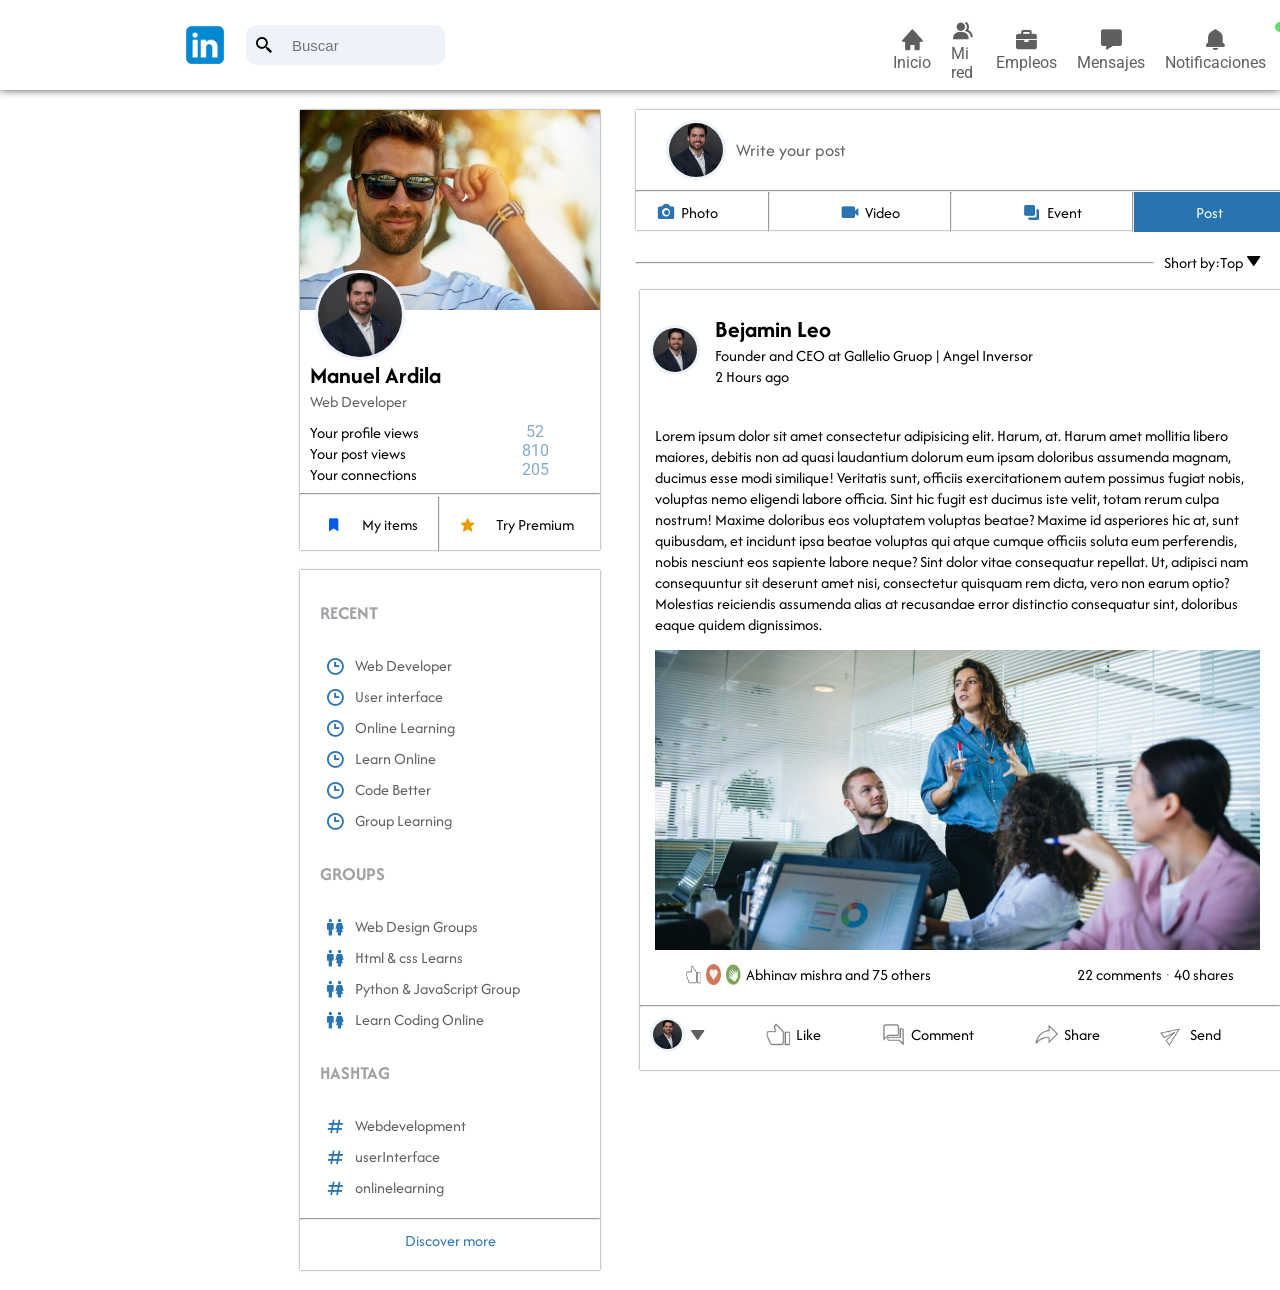
<file: index.html>
<!DOCTYPE html>
<html lang="es">
<head>
    <meta charset="UTF-8">
    <meta name="viewport" content="width=device-width, initial-scale=1.0">
    <title>Linkedin</title>
    <link rel="stylesheet" href="css/estilos.css">
    <link rel="icon" href="img/linkedin.png">
    <link href='https://unpkg.com/boxicons@2.1.4/css/boxicons.min.css' rel='stylesheet'>
</head>
<body>
    <div class="pagina">
     <!-- Header -->
     <header class="header">
       <div class="header__container">
        <div class="search">
                    <img class="search__img" src="img/linkedin.png">
             <form class="search__busqueda">
                   <i class='search__icono bx bx-search-alt-2'></i>
                    <input class="search__barraBusqueda"  type="text" placeholder="Buscar">
             </form> 

        </div>
        
        <nav class="navigation">
            <ul class="navigation__list">
            <li class="navigation__item"><a class="navigation__link" ><i class='navigation__icono bx bxs-home'></i> <span class="navigation__titulos">Inicio</span></a></li>
            <li class="navigation__item"><a class="navigation__link" ><i class='navigation__icono bx bxs-group'></i><span class="navigation__titulos">Mi red</span></a></li>
            <li class="navigation__item"><a class="navigation__link" ><i class='navigation__icono bx bxs-briefcase' ></i><span class="navigation__titulos">Empleos</span></a></li>
            <li class="navigation__item"><a class="navigation__link" ><i class='navigation__icono bx bxs-message' ></i><span class="navigation__titulos">Mensajes</span></a></li>
            <li class="navigation__item"><a class="navigation__link" ><i class='navigation__icono bx bxs-bell' ></i><span class="navigation__titulos">Notificaciones</span></a></li>
            </ul>
            
            <div class="navigation__profile">
                <label for="check">
                    <img class="navigation__img" src="img/foto_perfilBarbas.jpg">
                </label>
            
                <div class="navigation__online"></div>
                
            </div>
            
            <input class="checkboxClass" type="checkbox" id="check">
            <div class="profile">
                <div class="cuenta">
                    <img class="cuenta__fotoPerfil" src="img/imagenCircularPerfil.webp">
                    <div>
                        <h2 class="cuenta__nombre">Manuel Ardila</h2>
                        <a class="cuenta__link" href="perfil.html">See your profile</a>
                    </div>
                </div>
            
                <hr class="profile__space">



            


                <div class="settings">
                    <img  class="settings__imagen"  src="img/feedback.png">
                    <p class="settings__texto">Give Feebdback</p>
                    <span class="settings__icono">></span>
                </div>

                <div class="settings">
                    <img  class="settings__imagen"  src="img/setting.png">
                    <p class="settings__texto">Settings & Privacy</p>
                    <span class="settings__icono">></span>
                </div>

                <div class="settings">
                    <img  class="settings__imagen"  src="img/help.png">
                    <p class="settings__texto">Help & Support</p>
                    <span class="settings__icono">></span>
                </div>

                <div class="settings">
                    <img  class="settings__imagen"  src="img/display.png">
                    <p class="settings__texto">Display & Accesibility</p>
                    <span class="settings__icono">></span>
                </div>
                
                <div class="settings">
                    <img  class="settings__imagen"  src="img/logout.png">
                    <p class="settings__texto">Logout</p>
                    <span class="settings__icono">></span>
                </div>

            </div>
        </nav>

    </div>


     
     </header>


    


     <!-- Sidebar Left-->
     <aside class="sidebarLeft">

        <div class="sidebarLeft__containerProfile">
            <div class="fondo">
                <img class="fondo__imagen" src="img/fondo_perfil.jpeg">
                <img class="fondo__imagenSuperior" src="img/imagenCircularPerfil.webp">
                <div class="fondo__principal">
                
                <h1 class="fondo__nombre">Manuel Ardila</h1>
                <p class="fondo__cargo">Web Developer</p>

            </div>
            <div class="containerInfo">
            <div class="history">
                <p class="history__textos">Your profile views</p>
                <p class="history__textos">Your post views</p>
                <p class="history__textos">Your connections</p>
            </div>

            <div class="conteo">
                <p class="conteo__numeros">52</p>
                <p class="conteo__numeros">810</p>
                <p class="conteo__numeros">205</p>
            </div>

        </div>  
        <br>
        <hr>
            <div class="buttons">
                
                <i class='buttons__iconItem  bx bxs-bookmark-star'></i>
                <p class="buttons__texto">My items</p>
                <hr class="buttons__space">
                <i class='buttons__iconStart  bx bxs-star'></i>
                <p class="buttons__texto">Try Premium</p>
            </div>
             

            </div>
            
        </div>

        <div class="sidebarLeft__containerInfo">

           <div class="titulos">
            <h3  class="titulos__info">RECENT</h3>

            <a  class="titulos__link" href="#">
            <i class='titulos__iconos bx bx-time' ></i>
            Web Developer
            </a>

            <a  class="titulos__link" href="#">
                <i class='titulos__iconos bx bx-time' ></i>
                User interface
            </a>

            <a  class="titulos__link" href="#">
                <i class='titulos__iconos bx bx-time' ></i>
                Online Learning
            </a>

            <a  class="titulos__link" href="#">
                <i class='titulos__iconos bx bx-time' ></i>
                Learn Online
            </a>

            <a  class="titulos__link" href="#">
                <i class='titulos__iconos bx bx-time' ></i>
                Code Better
            </a>

            <a  class="titulos__link" href="#">
                <i class='titulos__iconos bx bx-time' ></i>
                Group Learning
            </a>


            <h3 class="titulos__info">GROUPS</h3>
            
            <a class="titulos__link" href="#">
                <i class='titulos__iconos bx bx-male-female' ></i>
                Web Design  Groups
            </a>
            <a class="titulos__link" href="#">
                <i class='titulos__iconos bx bx-male-female' ></i>
                Html & css Learns
            </a>

            <a class="titulos__link" href="#">
                <i class='titulos__iconos bx bx-male-female' ></i>
                Python & JavaScript Group
            </a>

            <a class="titulos__link" href="#">
                <i class='titulos__iconos bx bx-male-female' ></i>
                Learn Coding Online 
            </a>
             

            <h3 class="titulos__info">HASHTAG</h3>

            <a  class="titulos__link"href="#">
                <i class='titulos__iconos bx bx-hash' ></i>
                Webdevelopment
            </a>

            <a  class="titulos__link"href="#">
                <i class='titulos__iconos bx bx-hash' ></i>
                userInterface
            </a>

            <a  class="titulos__link"href="#">
                <i class='titulos__iconos bx bx-hash' ></i>
                onlinelearning
            </a>

            <hr class="titulos__space">

            <p class="titulos__button">Discover more</p>
        </div>
        </div>

     </aside>


     <!-- main -->


      <main class="main">
           
        <div class="containerPost">
            
            <div class="write">
                <img class="write__perfil" src="img/imagenCircularPerfil.webp">
                <p class="write__texto">Write your post</p>
            </div>

            <hr>

            <div class="optionPost">
                    
                
                <i class='optionPost__icono bx bxs-camera'></i>
                <p class="optionPost__texto">Photo</p>
                <hr class="optionPost__space">
                <i class='optionPost__icono bx bxs-video' ></i>
                <p class="optionPost__texto">Video</p>
                <hr class="optionPost__space">
                <i class="optionPost__icono bx bx-merge"></i>
                <p class="optionPost__texto">Event</p>
                <hr class="optionPost__spaceContainer">
                <div class="optionPost__container">
                <p class="optionPost__textoPost">Post</p>
            </div>

            

            </div>

            <div class="separador">

                <hr class="separador__space">
                <p class="separador__texto">Short by: </p>
                <span class="separador__top">Top
                    <i class='bx bxs-down-arrow' ></i>
                </span>

            </div>
        </div>

        <div class="publicacion">
            <div class="personal">
            <img class="personal__fotoPerfil" src="img/imagenCircularPerfil.webp">
            <div class="infopersonalPost">
            <h2 class="infopersonalPost__nombrePersona">Bejamin Leo</h2>
            <p class="infopersonalPost__cargo">Founder and CEO at Gallelio Gruop | Angel Inversor</p>
            <p class="infopersonalPost__hora">2 Hours ago</p>
           </div>
            </div>


            <p class="publicacion__texto">Lorem ipsum dolor sit amet consectetur adipisicing elit. Harum, at. Harum amet mollitia libero maiores, debitis non ad quasi laudantium dolorum eum ipsam doloribus assumenda magnam, ducimus esse modi similique!
            Veritatis sunt, officiis exercitationem autem possimus fugiat nobis, voluptas nemo eligendi labore officia. Sint hic fugit est ducimus iste velit, totam rerum culpa nostrum! Maxime doloribus eos voluptatem voluptas beatae?
            Maxime id asperiores hic at, sunt quibusdam, et incidunt ipsa beatae voluptas qui atque cumque officiis soluta eum perferendis, nobis nesciunt eos sapiente labore neque? Sint dolor vitae consequatur repellat.
            Ut, adipisci nam consequuntur sit deserunt amet nisi, consectetur quisquam rem dicta, vero non earum optio? Molestias reiciendis assumenda alias at recusandae error distinctio consequatur sint, doloribus eaque quidem dignissimos.</p>
            <img class="publicacion__imagen" src="img/gestion-empresarial.jpg">

            <div class="stats" >

                <div class="likes">
                    <img class="likes__iconos"  src="img/like.png">
                    <img class="likes__iconos" src="img/love.png">
                    <img class="likes__iconos" src="img/clap.png">
                    <p >Abhinav mishra and 75 others</p>
                </div>
                <div class="comments">
                    <p class="comments__texto">22 comments</p>
                    <hr>
                    <p class="comments__texto">40 shares</p>
                </div>
            </div>

            <hr>

            <div class="interactive">
                
                <div class="optionsStats">
                <img class="optionsStats__imagen" src="img/imagenCircularPerfil.webp">
                <i class='optionsStats__icono bx bxs-down-arrow' ></i>
                </div>
                
                <div class="optionsStats">
                <img class="optionsStats__buttons" src="img/like.png">
                <p class="optionsStats__titulos">Like</p>
                </div>
                
                <div class="optionsStats">
                <img class="optionsStats__buttons" src="img/comment.png">
                <p class="optionsStats__titulos">Comment</p>
                </div>

                <div class="optionsStats">
                <img class="optionsStats__buttons" src="img/share.png">
                <p class="optionsStats__titulos">Share</p>
                </div>
                 
                <div class="optionsStats">
                <img class="optionsStats__buttons" src="img/send.png">
                <p class="optionsStats__titulos">Send</p>
            </div>

            </div>
            
        </div>


        


      </main>



      <!-- Siebar Right -->
      <aside class="sidebarRight">
        




        <div class="ContainerNews">
            <div class="titular">
            <h2 class="titular__inicio">Trending News</h2>
            <i class='titular__icono bx bx-info-circle'></i>
        </div>
         
        <div class="news">
         <p>High demand for skilled manpower</p>
         <p>1d ago · 10,934 readers</p>
        </div>
        
        <div class="news">
         <p>Careers growing horizontally too</p>
         <p>1d ago · 10,532 readers</p> 
        </div>

        <div class="news">
         <p >Lees work visa for US, more for UK</p>
         <p>1d ago · 10,451 readers</p>
        </div>

        <div class="news">
         <p>More hiring = higrher confidence?</p>
         <p>1d ago · 10,122 readers</p>
        </div>

        <div class="news">
         <p>Gautam Adani is the word´s third richest</p>
         <p>1d ago · 10,011 readers</p>
        </div>

         <p class="readMore">Read More</p>

        </div>



        <div class="ContainerLearn">

            <div class="ad">
            <p class="ad__texto">Ad</p>
            <hr class="ad__space">
            <hr class="ad__space">
            <hr class="ad__space">
            </div>

            <p class="anuncioTexto">Master teh 5 principles <br> of web desing</p>
            <div class="imagenesCentradas">
            <img class="imagenesCentradas__img"   src="img/imagenCircularPerfil.webp">
            <img class="imagenesCentradas__img"   src="img/Xiaomi_logo.png">
           </div>

            <p class="anuncioTexto">Brand and Demand <br>in Xiaomi</p>

            <div class="buttonLearn">Learn More</div>



        </div>


        <div class="Extra">
         <p class="Extra__info">About Accessiblity Help Center</p>
         <p class="Extra__info">Privacy Policy Advertising</p>
         <p class="Extra__info">Get the App More</p>
         
         <div class="copyright">
            <img class="copyright__imagen" src="img/linkedin.png">
            <p class="copyright__Textos">Linkedup</p>
            <p class="copyright__año">© 2022</p>
            <p class="copyright__Textos">All right reserved</p>
         </div>

        </div>

        


      </aside> 

    

</div>


</body>
</html>
</file>
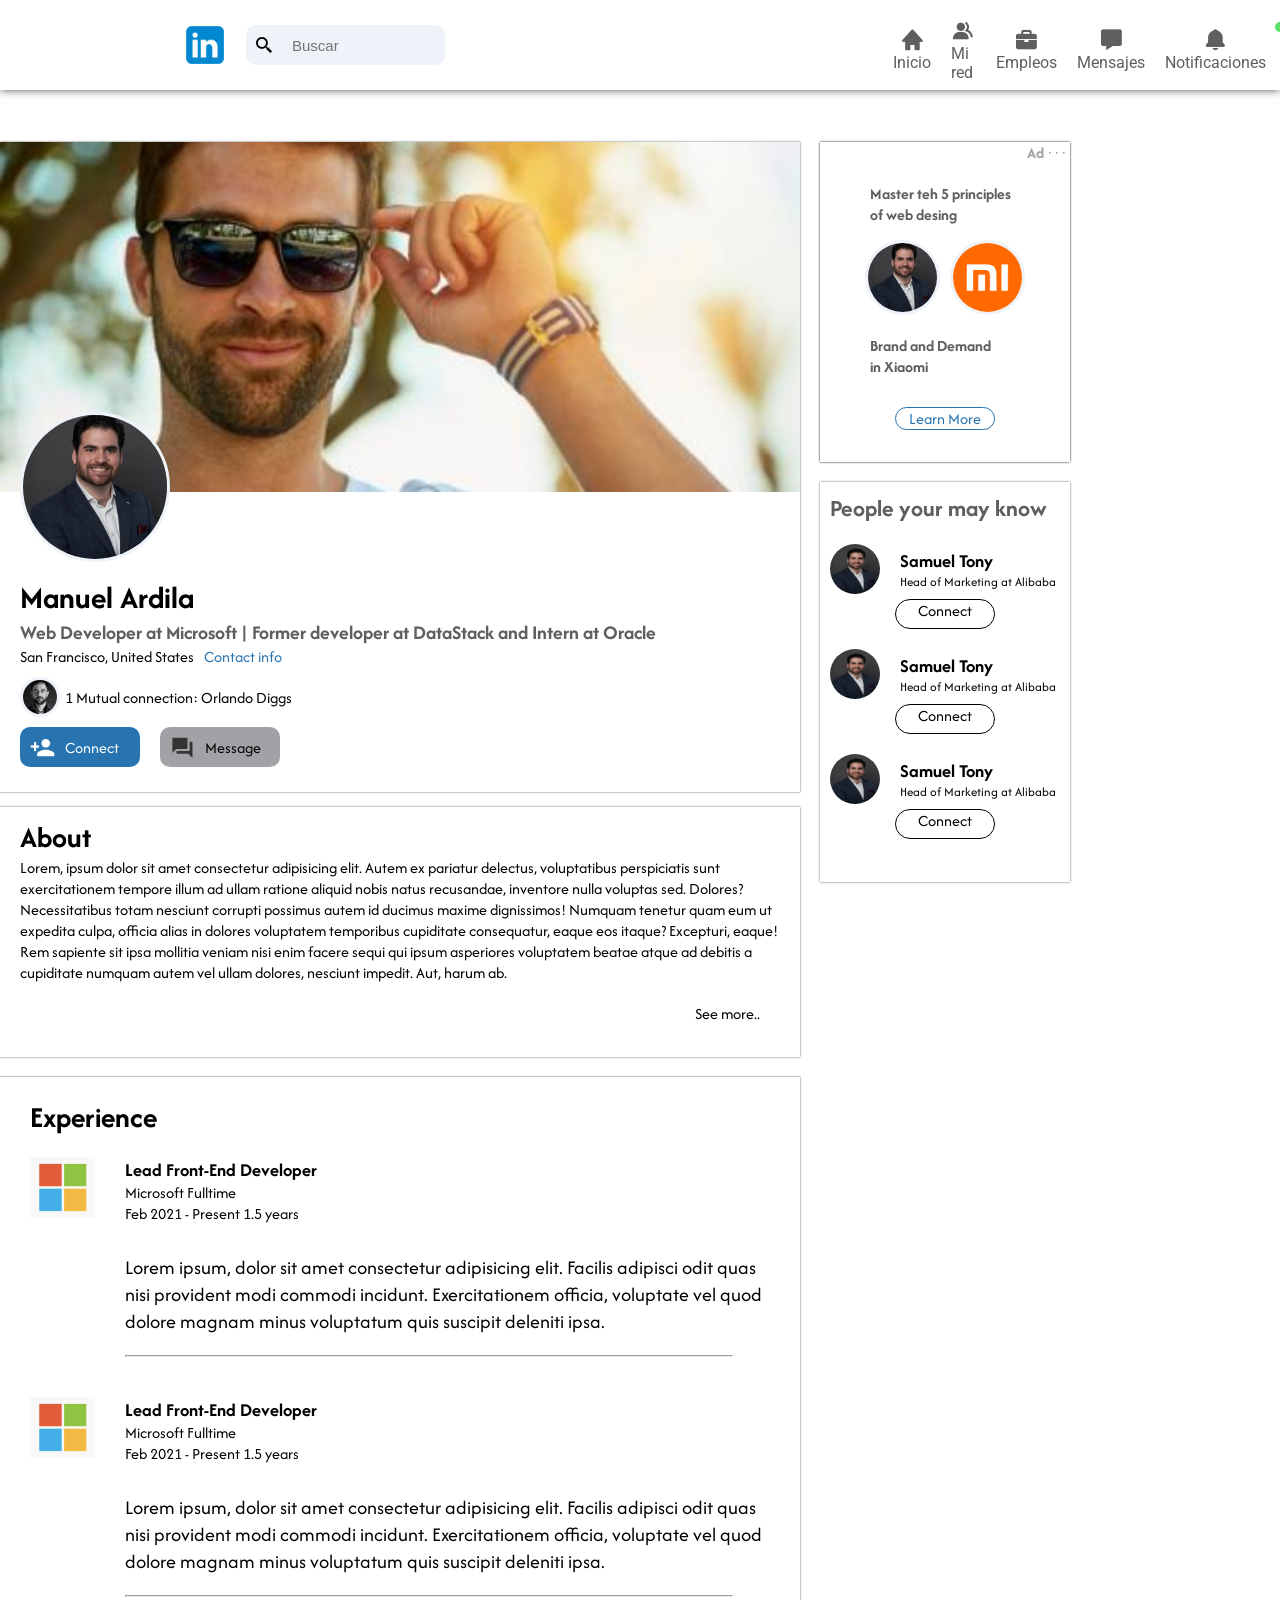
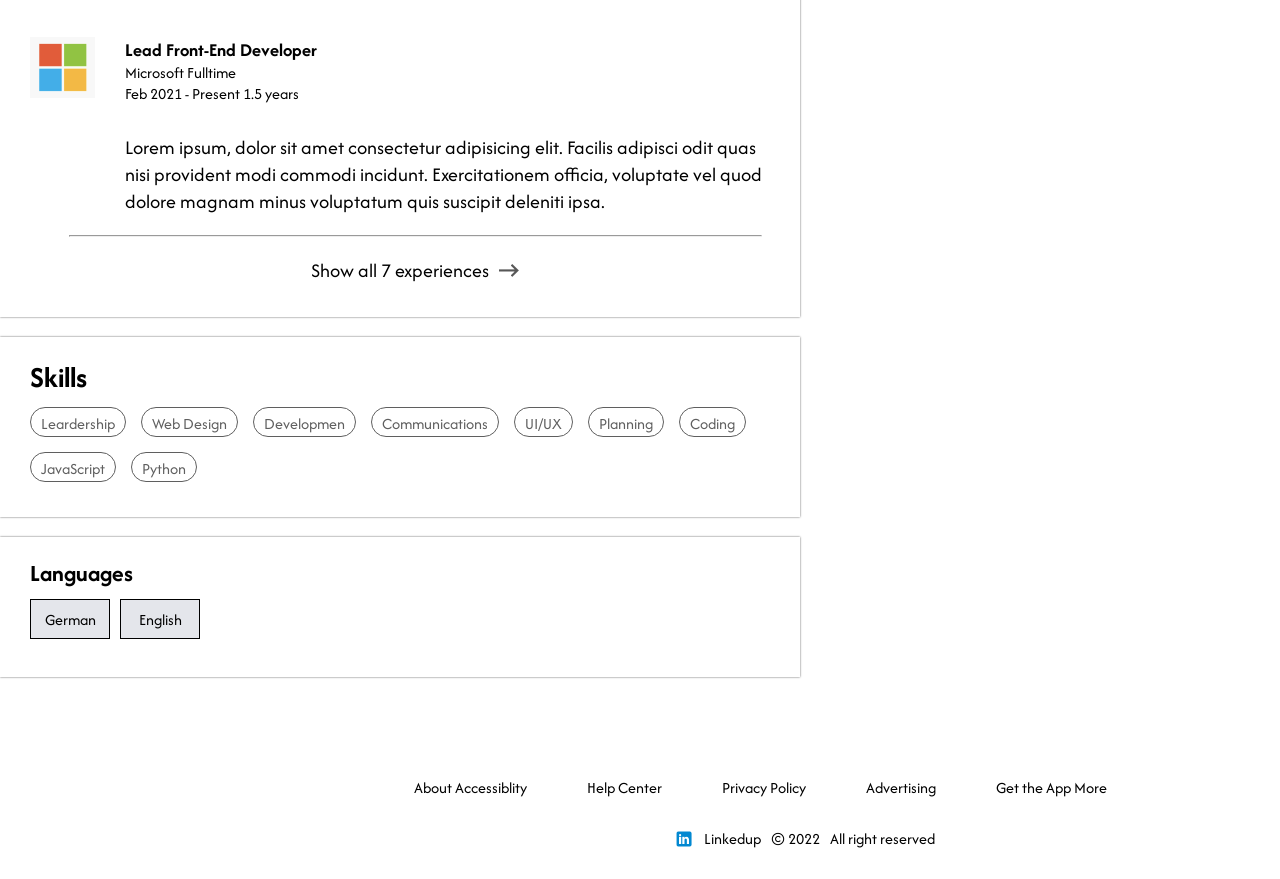
<file: perfil.html>
<!DOCTYPE html>
<html lang="es">
<head>
    <meta charset="UTF-8">
    <meta name="viewport" content="width=device-width, initial-scale=1.0">
    <title>Perfil</title>
    <link rel="stylesheet" href="css/estilos.css">
    <link rel="icon" href="img/linkedin.png">
    <link href='https://unpkg.com/boxicons@2.1.4/css/boxicons.min.css' rel='stylesheet'>
</head>
<body>
    
         <!-- Header -->
         <header class="header">
            <div class="header__container">
             <div class="search">
                         <img class="search__img" src="img/linkedin.png">
                  <form class="search__busqueda">
                        <i class='search__icono bx bx-search-alt-2'></i>
                         <input class="search__barraBusqueda"  type="text" placeholder="Buscar">
                  </form> 
     
             </div>
             
             <nav class="navigation">
                 <ul class="navigation__list">
                 <li class="navigation__item"><a class="navigation__link" ><i class='navigation__icono bx bxs-home'></i> <span class="navigation__titulos">Inicio</span></a></li>
                 <li class="navigation__item"><a class="navigation__link" ><i class='navigation__icono bx bxs-group'></i><span class="navigation__titulos">Mi red</span></a></li>
                 <li class="navigation__item"><a class="navigation__link" ><i class='navigation__icono bx bxs-briefcase' ></i><span class="navigation__titulos">Empleos</span></a></li>
                 <li class="navigation__item"><a class="navigation__link" ><i class='navigation__icono bx bxs-message' ></i><span class="navigation__titulos">Mensajes</span></a></li>
                 <li class="navigation__item"><a class="navigation__link" ><i class='navigation__icono bx bxs-bell' ></i><span class="navigation__titulos">Notificaciones</span></a></li>
                 </ul>
                 
                 <div class="navigation__profile">
                     <label for="check">
                         <img class="navigation__img" src="img/foto_perfilBarbas.jpg">
                     </label>
                 
                     <div class="navigation__online"></div>
                     
                 </div>
                 
                 <input class="checkboxClass" type="checkbox" id="check">
                 <div class="profile">
                     <div class="cuenta">
                         <img class="cuenta__fotoPerfil" src="img/imagenCircularPerfil.webp">
                         <div>
                             <h2 class="cuenta__nombre">Manuel Ardila</h2>
                             <a class="cuenta__link" href="perfil.html">See your profile</a>
                         </div>
                     </div>
                 
                     <hr class="profile__space">
     
     
     
                 
     
     
                     <div class="settings">
                         <img  class="settings__imagen"  src="img/feedback.png">
                         <p class="settings__texto">Give Feebdback</p>
                         <span class="settings__icono">></span>
                     </div>
     
                     <div class="settings">
                         <img  class="settings__imagen"  src="img/setting.png">
                         <p class="settings__texto">Settings & Privacy</p>
                         <span class="settings__icono">></span>
                     </div>
     
                     <div class="settings">
                         <img  class="settings__imagen"  src="img/help.png">
                         <p class="settings__texto">Help & Support</p>
                         <span class="settings__icono">></span>
                     </div>
     
                     <div class="settings">
                         <img  class="settings__imagen"  src="img/display.png">
                         <p class="settings__texto">Display & Accesibility</p>
                         <span class="settings__icono">></span>
                     </div>
                     
                     <div class="settings">
                         <img  class="settings__imagen"  src="img/logout.png">
                         <p class="settings__texto">Logout</p>
                         <span class="settings__icono">></span>
                     </div>
     
                 </div>
             </nav>
     
         </div>
     
     
          
          </header>
           
          <!-- Pagina -->
          <div class="content__layout">
             
            <div class="perfilContent">
                <div class="perfil">
                    <img class="perfil__imagen" src="img/fondo_perfil.jpeg">
                    <img class="perfil__imagenSuperior" src="img/imagenCircularPerfil.webp">
                    <div class="perfil__principal">
                    
                    <h1 class="perfil__nombre">Manuel Ardila</h1>
                    <p class="perfil__cargo">Web Developer at Microsoft | Former developer at DataStack and Intern at Oracle</p>
                    
                    <div class="location">
                        <p class="location__gps">San Francisco, United States</p>
                        <p class="location__contact">Contact info</p>
                    </div>

                    <div class="friends">
                        <img class="friends__imagen" src="img/foto_perfilBarbas.jpg">
                        <p class="friends__texto">1 Mutual connection: Orlando Diggs</p>
                    </div>

                    <div class="agregar">
                         <div class="agregar__connect"><img class="agregar__icono" src="img/connect.png">Connect</div>
                         <div class="agregar__message"><img class="agregar__icono" src="img/chat.png"> Message</div>
                    </div>

                </div>

            </div>
              
            <div class="about">
                <H2 class="about__titulo">About</H2>
                <p class="about__text">Lorem, ipsum dolor sit amet consectetur adipisicing elit. Autem ex pariatur delectus, voluptatibus perspiciatis sunt exercitationem tempore illum ad ullam ratione aliquid nobis natus recusandae, inventore nulla voluptas sed. Dolores?
                Necessitatibus totam nesciunt corrupti possimus autem id ducimus maxime dignissimos! Numquam tenetur quam eum ut expedita culpa, officia alias in dolores voluptatem temporibus cupiditate consequatur, eaque eos itaque? Excepturi, eaque!
                Rem sapiente sit ipsa mollitia veniam nisi enim facere sequi qui ipsum asperiores voluptatem beatae atque ad debitis a cupiditate numquam autem vel ullam dolores, nesciunt impedit. Aut, harum ab. </p>
                <p class="about__button">See more..</p>
            </div>

            <div class="experiencia">
                <h2 class="experiencia__titulo">Experience</h2>
                <div class="perfilExperiencia">
                <img class="perfilExperiencia__imagen" src="img/microsoft.png">
                <div class="descripcion">
                <h3 class="descripcion__cargo"> Lead Front-End Developer</h3    >
                <p class="descripcion__empresa">Microsoft Fulltime</p>
                <p class="descripcion__años">Feb 2021 - Present 1.5 years</p>
                <p class="descripcion__text">Lorem ipsum, dolor sit amet consectetur adipisicing elit. Facilis adipisci odit quas nisi provident modi commodi incidunt. Exercitationem officia, voluptate vel quod dolore magnam minus voluptatum quis suscipit deleniti ipsa.</p>
                <hr class="descripcion__space">
                </div>
            </div>

            <div class="perfilExperiencia">
                <img class="perfilExperiencia__imagen" src="img/microsoft.png">
                <div class="descripcion">
                <h3 class="descripcion__cargo"> Lead Front-End Developer</h3    >
                <p class="descripcion__empresa">Microsoft Fulltime</p>
                <p class="descripcion__años">Feb 2021 - Present 1.5 years</p>
                <p class="descripcion__text">Lorem ipsum, dolor sit amet consectetur adipisicing elit. Facilis adipisci odit quas nisi provident modi commodi incidunt. Exercitationem officia, voluptate vel quod dolore magnam minus voluptatum quis suscipit deleniti ipsa.</p>
                <hr class="descripcion__space">
                </div>
            </div>

            <div class="perfilExperiencia">
                <img class="perfilExperiencia__imagen" src="img/microsoft.png">
                <div class="descripcion">
                <h3 class="descripcion__cargo"> Lead Front-End Developer</h3    >
                <p class="descripcion__empresa">Microsoft Fulltime</p>
                <p class="descripcion__años">Feb 2021 - Present 1.5 years</p>
                <p class="descripcion__text">Lorem ipsum, dolor sit amet consectetur adipisicing elit. Facilis adipisci odit quas nisi provident modi commodi incidunt. Exercitationem officia, voluptate vel quod dolore magnam minus voluptatum quis suscipit deleniti ipsa.</p>
                
                </div>
            </div>
               
              
              <hr class="spaceExperience">
              <div class="showAll">
              <p class="showAll__text">Show all 7 experiences</p>
              <img class="showAll__icono"  src="img/right-arrow.png">
            </div>
            </div>

             <div class="Skills">
                <h2 class="Skills__titulo">Skills</h2>
                <div class="buttonsSkills">
                    <div class="buttonsSkills__habilidad">Leardership</div>
                    <div class="buttonsSkills__habilidad">Web Design</div>
                    <div class="buttonsSkills__habilidad">Developmen</div>
                    <div class="buttonsSkills__habilidad">Communications</div>
                    <div class="buttonsSkills__habilidad">UI/UX</div>
                    <div class="buttonsSkills__habilidad">Planning</div>
                    <div class="buttonsSkills__habilidad">Coding</div>
                    <div class="buttonsSkills__habilidad">JavaScript</div>
                    <div class="buttonsSkills__habilidad">Python</div>

                </div>


                

             </div>

             <div class="Languages">
                <h2>Languages</h2>
                <div class="LanguagesContainer">
                <div class="LanguagesContainer__idioma">German</div>
                <div class="LanguagesContainer__idioma">English</div>
            </div>
             </div>
             
            </div>

            

            
            <div class="perfilSidebar">
                 
                <div class="ContainerLearn">

                    <div class="ad">
                    <p class="ad__texto">Ad</p>
                    <hr class="ad__space">
                    <hr class="ad__space">
                    <hr class="ad__space">
                    </div>
        
                    <p class="anuncioTexto">Master teh 5 principles <br> of web desing</p>
                    <div class="imagenesCentradas">
                    <img class="imagenesCentradas__img"   src="img/imagenCircularPerfil.webp">
                    <img class="imagenesCentradas__img"   src="img/Xiaomi_logo.png">
                   </div>
        
                    <p class="anuncioTexto">Brand and Demand <br>in Xiaomi</p>
        
                    <div class="buttonLearn">Learn More</div>
        
        
        
                </div>


                <div class="people">
                    <h2 class="people__titulo">People your may know</h2>
                    <div class="peopleInfo">
                        <img class="peopleInfo__imagen" src="img/imagenCircularPerfil.webp">
                        <div>
                        <h3 class="peopleInfo__nombre">Samuel Tony</h3>
                        <p class="peopleInfo__cargo">Head of Marketing at Alibaba</p>
                       </div>
                        
                    </div>
                        
                    <div class="button__connect">Connect</div>

                    <div class="peopleInfo">
                        <img class="peopleInfo__imagen" src="img/imagenCircularPerfil.webp">
                        <div>
                        <h3 class="peopleInfo__nombre">Samuel Tony</h3>
                        <p class="peopleInfo__cargo">Head of Marketing at Alibaba</p>
                       </div>
                        
                    </div>
                        
                    <div class="button__connect">Connect</div>

                    <div class="peopleInfo">
                        <img class="peopleInfo__imagen" src="img/imagenCircularPerfil.webp">
                        <div>
                        <h3 class="peopleInfo__nombre">Samuel Tony</h3>
                        <p class="peopleInfo__cargo">Head of Marketing at Alibaba</p>
                       </div>
                        
                    </div>
                        
                    <div class="button__connect">Connect</div>

                </div>


            </div>



            <!-- Footer -->
            <div class="perfilFooter">
                <div class="FooterExtra">
                    <p class="FooterExtra__info">About  Accessiblity </p>
                    <p class="FooterExtra__info">Help Center</p>
                    <p class="FooterExtra__info">Privacy Policy </p>
                    <p class="FooterExtra__info">Advertising </p>
                    <p class="FooterExtra__info">Get the App More</p>
                </div>

                    <div class="Footercopyright">
                       <img class="Footercopyright__imagen" src="img/linkedin.png">
                       <p class="Footercopyright__Textos">Linkedup</p>
                       <p class="Footercopyright__año">© 2022</p>
                       <p class="Footercopyright__Textos">All right reserved</p>
                    </div>
           
                   
            </div>

        

              
        </div>

         




</body>
</html>
</file>
<file: css/estilos.css>
@import url('header.css');
@import url('sidebar-left.css');
@import url('main.css');
@import url('sidebarRight.css');
@import url('perfil.css');


*{
    padding: 0;
    margin: 0;
    box-sizing:border-box;
}

.pagina{
    display: grid;
    grid-template-columns: 600px 1fr 600px;
    grid-template-rows: 90px 1fr;
    grid-template-areas: 
    'header header header'
    'sidebarLeft main sidebarRight';
    height: 100vh;
}

.content__layout{
    display: grid;
    
    grid-template-rows: auto;
    grid-template-columns: 1fr 680px;
    grid-template-areas: 
    'perfilContent perfilSidebar'
    'perfilFooter perfilFooter';
    gap: 20px;
    height: 100vh;
    margin-top: 122px;
    

}
</file>
